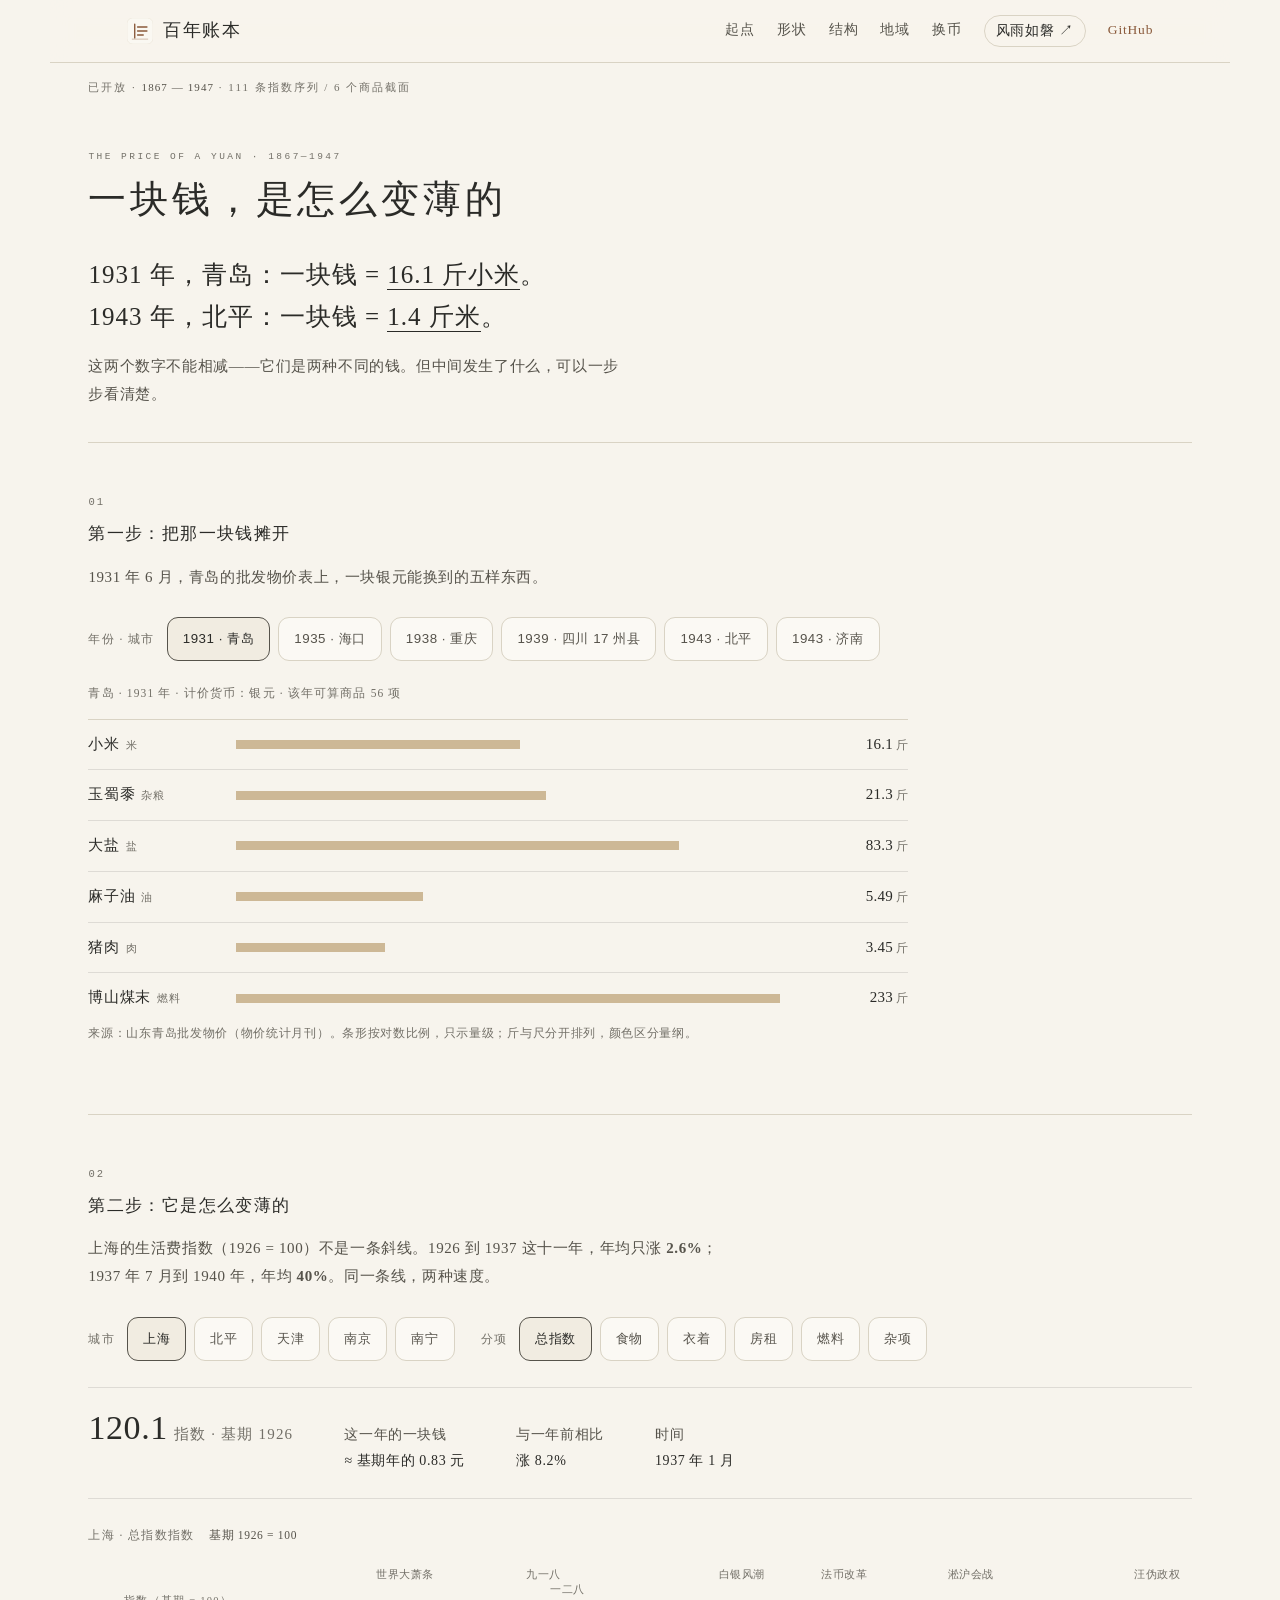
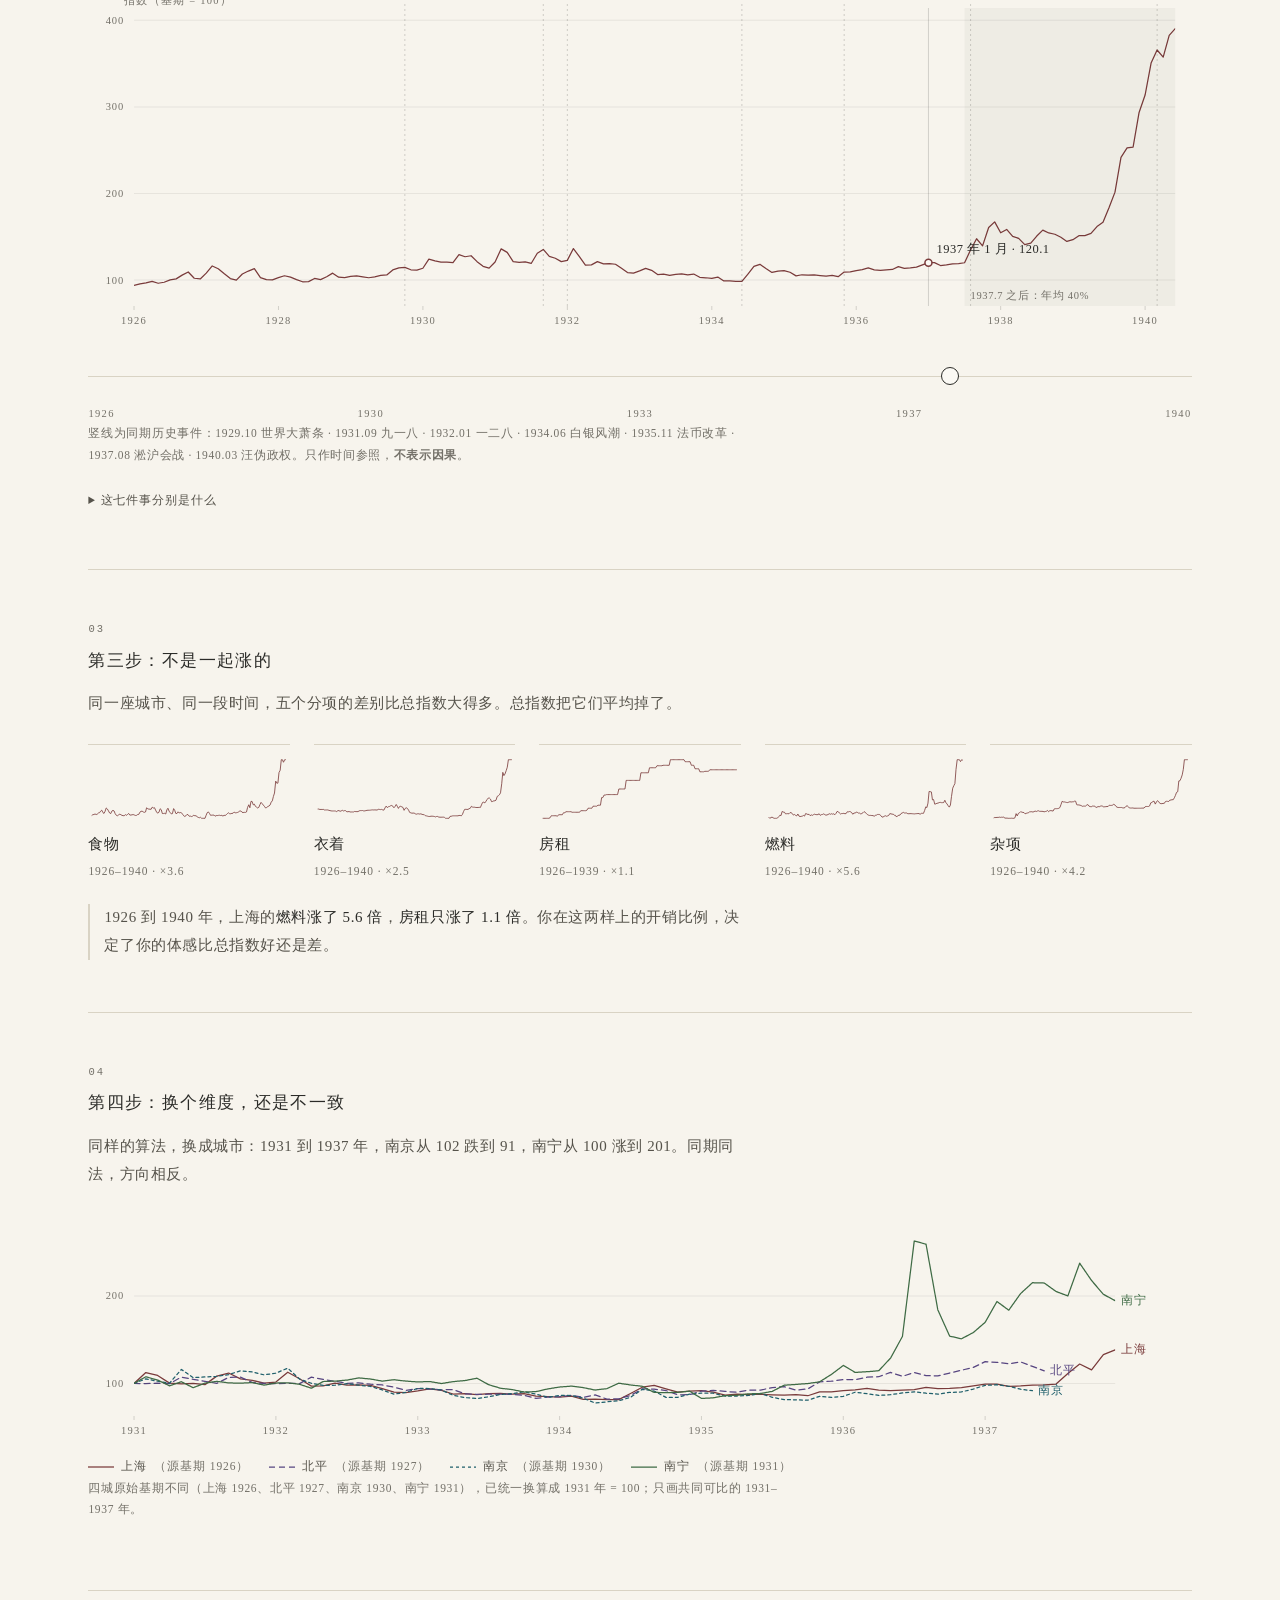
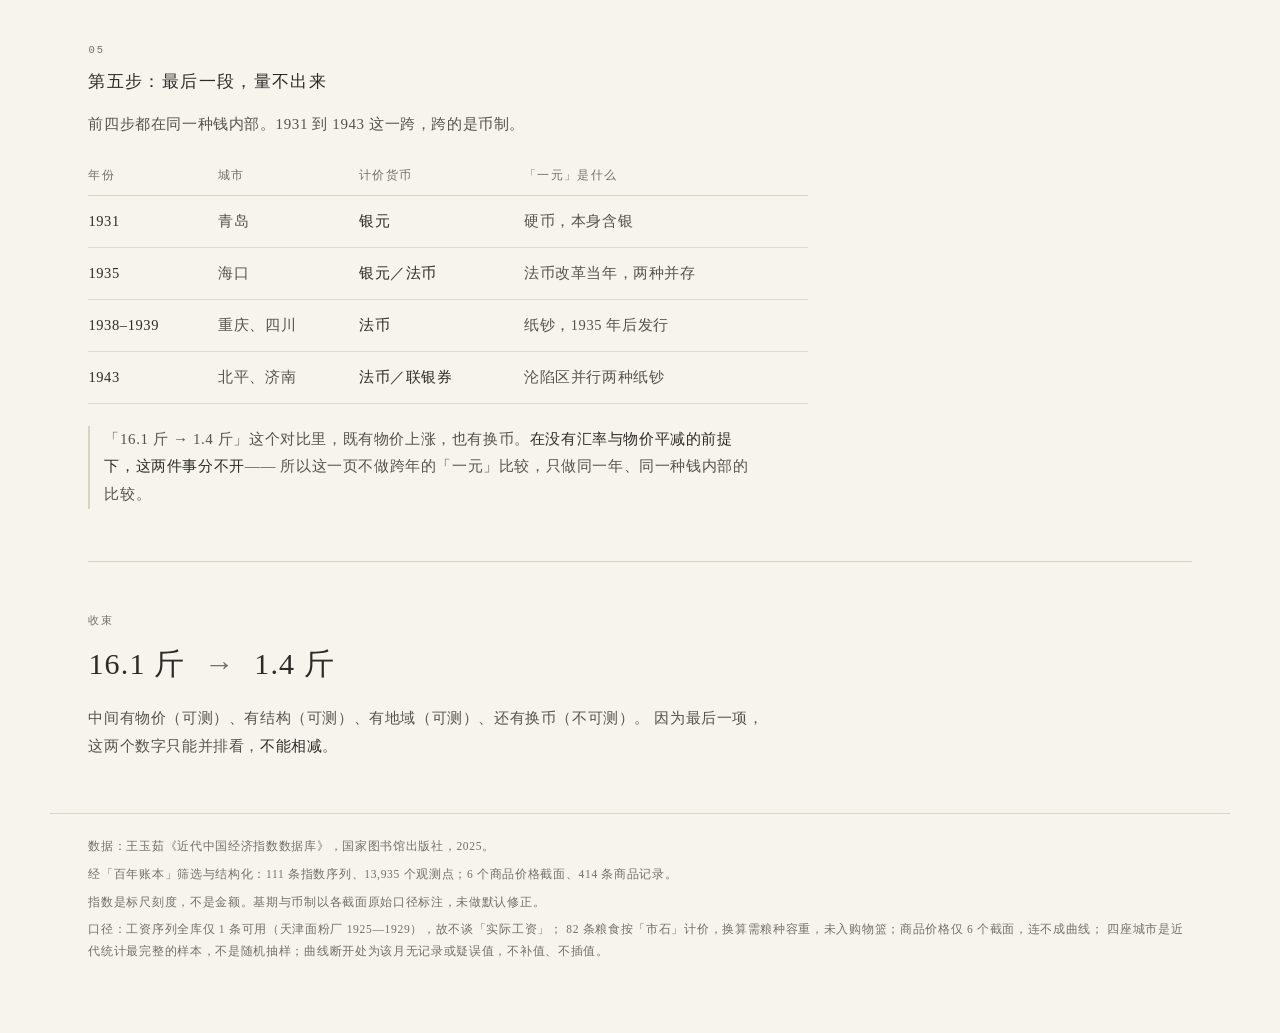
<file: index.html>
<!doctype html>
<html lang="zh-CN">
<head>
<meta charset="utf-8">
<meta name="viewport" content="width=device-width,initial-scale=1">
<title>百年账本 · 一块钱是怎么变薄的</title>
<meta name="description" content="1931 年青岛的一块银元能买 16.1 斤小米；1943 年北平的一元法币只能买 1.4 斤米。这两个数字为什么不能相减。">
<meta property="og:type" content="website">
<meta property="og:title" content="百年账本 · 一块钱是怎么变薄的">
<meta property="og:description" content="1931 年青岛的一块银元能买 16.1 斤小米；1943 年北平的一元法币只能买 1.4 斤米。这两个数字为什么不能相减。">
<meta property="og:url" content="https://airdiode.github.io/ledger/">
<link rel="icon" href="assets/mark.svg" type="image/svg+xml">
<link rel="stylesheet" href="assets/base.css">
<link rel="stylesheet" href="assets/story.css">
</head>
<body>
<header class="site-header">
  <div class="wrap">
    <a class="brand" href="./">
      <img src="assets/mark.svg" alt="" width="26" height="26">
      <span>百年账本</span>
    </a>
    <nav>
      <a href="#basket">起点</a>
      <a href="#time">形状</a>
      <a href="#structure">结构</a>
      <a href="#cities">地域</a>
      <a href="#currency">换币</a>
      <a class="pill" href="https://airdiode.github.io/Fengyu/" target="_blank" rel="noreferrer">风雨如磐 ↗</a>
      <a class="gh" href="https://github.com/airdiode/ledger">GitHub</a>
    </nav>
  </div>
</header>
<p class="status">已开放 · <b>1867 — 1947</b> · 111 条指数序列 / 6 个商品截面</p>

<header class="masthead">
  <p class="eyebrow">THE PRICE OF A YUAN · 1867—1947</p>
  <h1>一块钱，是怎么变薄的</h1>

  <p class="opening">
    1931 年，青岛：一块钱 = <b>16.1 斤小米</b>。<br>
    1943 年，北平：一块钱 = <b>1.4 斤米</b>。
  </p>
  <p class="opening-note">
    这两个数字不能相减——它们是两种不同的钱。但中间发生了什么，可以一步步看清楚。
  </p>
</header>

<main>

  <section id="basket" aria-labelledby="b1">
    <p class="beat">01</p>
    <h2 id="b1">第一步：把那一块钱摊开</h2>
    <p class="lead">1931 年 6 月，青岛的批发物价表上，一块银元能换到的五样东西。</p>

    <div class="chipgroup">
      <span class="chipgroup-label">年份 · 城市</span>
      <div id="baskets" class="chips"></div>
    </div>
    <p class="basket-meta" id="basket-meta"></p>
    <div class="basket-list" id="basket-list"></div>
    <p class="trace-note" id="basket-note"></p>
  </section>

  <section id="time" aria-labelledby="b2">
    <p class="beat">02</p>
    <h2 id="b2">第二步：它是怎么变薄的</h2>
    <p class="lead">上海的生活费指数（1926 = 100）不是一条斜线。1926 到 1937 这十一年，年均只涨 <b>2.6%</b>；1937 年 7 月到 1940 年，年均 <b>40%</b>。同一条线，两种速度。</p>

    <div class="controls">
      <div class="chipgroup" role="group" aria-label="选择城市">
        <span class="chipgroup-label">城市</span>
        <div id="cities" class="chips"></div>
      </div>
      <div class="chipgroup" role="group" aria-label="选择分项">
        <span class="chipgroup-label">分项</span>
        <div id="groups" class="chips"></div>
      </div>
    </div>

    <div class="readout" id="readout" aria-live="polite"></div>

    <figure class="figure">
      <figcaption>
        <span id="chart-title">生活费总指数</span>
        <span class="base-note" id="base-note"></span>
      </figcaption>
      <div id="hero" class="chart" role="img" aria-labelledby="hero-title"></div>
      <div class="yearbar">
        <label for="year" class="sr">年份</label>
        <input type="range" id="year" min="1926" max="1940" step="1" value="1937">
        <div class="yearticks" id="yearticks" aria-hidden="true"></div>
      </div>
      <p class="trace-note outlier-note" id="outlier-note" hidden></p>
      <p class="trace-note" id="event-note">
        竖线为同期历史事件：1929.10 世界大萧条 · 1931.09 九一八 · 1932.01 一二八 · 1934.06 白银风潮 ·
        1935.11 法币改革 · 1937.08 淞沪会战 · 1940.03 汪伪政权。只作时间参照，<b>不表示因果</b>。
      </p>
      <details class="events-more">
        <summary>这七件事分别是什么</summary>
        <ul id="event-detail"></ul>
      </details>
    </figure>
  </section>

  <section id="structure" aria-labelledby="b3">
    <p class="beat">03</p>
    <h2 id="b3">第三步：不是一起涨的</h2>
    <p class="lead">同一座城市、同一段时间，五个分项的差别比总指数大得多。总指数把它们平均掉了。</p>
    <div id="multiples" class="multiples"></div>
    <p class="anchor">1926 到 1940 年，上海的<b>燃料涨了 5.6 倍</b>，<b>房租只涨了 1.1 倍</b>。你在这两样上的开销比例，决定了你的体感比总指数好还是差。</p>
  </section>

  <section id="cities" aria-labelledby="b4">
    <p class="beat">04</p>
    <h2 id="b4">第四步：换个维度，还是不一致</h2>
    <p class="lead">同样的算法，换成城市：1931 到 1937 年，南京从 102 跌到 91，南宁从 100 涨到 201。同期同法，方向相反。</p>
    <div id="compare" class="chart chart-compact" role="img" aria-labelledby="b4"></div>
    <ul class="legend" id="cmp-legend"></ul>
    <p class="trace-note">四城原始基期不同（上海 1926、北平 1927、南京 1930、南宁 1931），已统一换算成 1931 年 = 100；只画共同可比的 1931–1937 年。</p>
  </section>

  <section id="currency" aria-labelledby="b5">
    <p class="beat">05</p>
    <h2 id="b5">第五步：最后一段，量不出来</h2>
    <p class="lead">前四步都在同一种钱内部。1931 到 1943 这一跨，跨的是币制。</p>

    <table class="cur">
      <caption class="sr">各年份计价货币对照</caption>
      <thead>
        <tr><th scope="col">年份</th><th scope="col">城市</th><th scope="col">计价货币</th><th scope="col">「一元」是什么</th></tr>
      </thead>
      <tbody>
        <tr><td>1931</td><td>青岛</td><td>银元</td><td>硬币，本身含银</td></tr>
        <tr><td>1935</td><td>海口</td><td>银元／法币</td><td>法币改革当年，两种并存</td></tr>
        <tr><td>1938–1939</td><td>重庆、四川</td><td>法币</td><td>纸钞，1935 年后发行</td></tr>
        <tr><td>1943</td><td>北平、济南</td><td>法币／联银券</td><td>沦陷区并行两种纸钞</td></tr>
      </tbody>
    </table>

    <p class="anchor">
      「16.1 斤 → 1.4 斤」这个对比里，既有物价上涨，也有换币。<b>在没有汇率与物价平减的前提下，这两件事分不开</b>——
      所以这一页不做跨年的「一元」比较，只做同一年、同一种钱内部的比较。
    </p>
  </section>

  <section id="close" aria-labelledby="bc">
    <p class="beat">收束</p>
    <div class="closing">
      <p class="cnum">16.1 斤 <span>→</span> 1.4 斤</p>
      <p class="ctext">
        中间有物价（可测）、有结构（可测）、有地域（可测）、还有换币（不可测）。
        因为最后一项，这两个数字只能并排看，<b>不能相减</b>。
      </p>
    </div>
  </section>

</main>

<footer class="colophon">
  <p>数据：王玉茹《近代中国经济指数数据库》，国家图书馆出版社，2025。</p>
  <p>经「百年账本」筛选与结构化：111 条指数序列、13,935 个观测点；6 个商品价格截面、414 条商品记录。</p>
  <p class="muted">指数是标尺刻度，不是金额。基期与币制以各截面原始口径标注，未做默认修正。</p>
  <p class="muted">
    口径：工资序列全库仅 1 条可用（天津面粉厂 1925—1929），故不谈「实际工资」；
    82 条粮食按「市石」计价，换算需粮种容重，未入购物篮；商品价格仅 6 个截面，连不成曲线；
    四座城市是近代统计最完整的样本，不是随机抽样；曲线断开处为该月无记录或疑误值，不补值、不插值。
  </p>
</footer>

<script src="data/series.js"></script>
<script src="data/basket.js"></script>
<script src="data/events.js"></script>
<script src="assets/story.js"></script>
</body>
</html>
</file>
<file: assets/base.css>
/* 百年账本 · 共用外壳（页头）
   形制参照「风雨如磐」顶部：左侧标记 + 站名，右侧导航，底部一条细线。
   本文件不含 :root 变量，直接引用各页已定义的 --paper / --ink / --rule 等。 */

.site-header{
  position:sticky; top:0; z-index:50;
  background:color-mix(in srgb, var(--paper) 88%, transparent);
  backdrop-filter:saturate(180%) blur(12px);
  border-bottom:1px solid var(--rumor, var(--rule));
}
@supports not (backdrop-filter: blur(1px)){
  .site-header{background:var(--paper)}
}

.site-header .wrap{
  display:flex; align-items:center; justify-content:space-between;
  height:62px; max-width:1180px; margin:0 auto;
  padding:0 clamp(16px,3vw,48px);
}

.brand{
  display:flex; align-items:center; gap:10px;
  font-size:18px; letter-spacing:.1em; color:var(--ink);
  text-decoration:none;
}
.brand img{display:block; width:26px; height:26px}
.brand:hover{text-decoration:none}

.site-header nav{display:flex;align-items:center;gap:22px;font-size:13.5px}
.site-header nav a{
  color:var(--ink-soft); text-decoration:none; letter-spacing:.06em;
  border-bottom:1px solid transparent; padding-bottom:1px;
}
.site-header nav a:hover{color:var(--ink);border-bottom-color:var(--rule)}
.site-header nav a:focus-visible{outline:2px solid #1F6E78;outline-offset:3px}

/* 「风雨如磐」是配套主站，做成胶囊，与其余链接区分 */
.site-header nav a.pill{
  color:var(--ink); border:1px solid var(--rule); border-radius:999px;
  padding:3px 11px; white-space:nowrap;
}
.site-header nav a.pill:hover{border-color:var(--ink-faint);border-bottom-color:var(--ink-faint)}

.site-header nav a.gh{color:#8a5a3b}
.site-header nav a.gh:hover{color:#6d452c;border-bottom-color:#c9b79c}

/* 首屏状态行：与主站「已开放 · 1840 – 1949」对应 */
.status{
  max-width:1180px; margin:0 auto;
  padding:14px clamp(16px,3vw,48px) 0;
  font-size:11px; letter-spacing:.18em; color:var(--ink-faint);
  text-transform:uppercase;
}
.status b{font-weight:400;color:var(--ink-soft);letter-spacing:.1em}

/* 页内锚点：粘性页头会盖住标题，留出滚动余量 */
@supports (scroll-margin-top: 1px){
  section[id]{scroll-margin-top:76px}
}
html{scroll-behavior:smooth}
@media (prefers-reduced-motion:reduce){
  html{scroll-behavior:auto}
}

@media (max-width:640px){
  .site-header .wrap{height:54px}
  /* 窄屏只留胶囊入口，栏目锚点收起（同主站做法） */
  .site-header nav a[href^="#"]{display:none}
  .brand{font-size:16px;gap:8px}
  .brand img{width:22px;height:22px}
  .site-header nav{gap:12px;font-size:12.5px}
  .site-header nav a.gh{display:none}
  .status{padding-top:12px;font-size:10px}
}
</file>
<file: assets/story.css>
/* 百年账本 · 产品原型 v0.1
   约束：纸底、宋体、无阴影、无渐变、无纯白；线宽 1.25；基期随处可见。 */

:root{
  --paper:#F7F4ED; --paper-2:#F1ECE1; --paper-3:#FBF9F4;
  --ink:#2B2B28; --ink-soft:#56534B; --ink-faint:#737068;
  --rule:#D9D3C4; --hair:rgba(43,43,40,.12);
  --sh:#7A3B3B; --bj:#574581; --nn:#3F6B45; --nj:#1F5F6B;
  --accent:#AC8750;
}

*{box-sizing:border-box}
html{-webkit-text-size-adjust:100%}
body{
  margin:0; background:var(--paper); color:var(--ink);
  font:15px/1.85 "Songti SC","Source Han Serif SC","Noto Serif CJK SC",serif;
  letter-spacing:.04em;
}
.wrap,main,header,footer{max-width:1180px;margin:0 auto;padding-left:clamp(16px,3vw,48px);padding-right:clamp(16px,3vw,48px)}

/* ---------- 页眉 ---------- */
.masthead{padding-top:clamp(24px,4.4vw,52px);padding-bottom:clamp(20px,3.4vw,34px)}
.eyebrow{
  font:9.5px/1.6 ui-monospace,SFMono-Regular,Menlo,monospace;
  letter-spacing:.26em; text-transform:uppercase; color:var(--ink-faint); margin:0 0 10px;
}
h1{font-size:clamp(26px,4vw,38px);letter-spacing:.1em;font-weight:400;margin:0;line-height:1.3}
.subtitle{font-size:15px;color:var(--ink-soft);margin:12px 0 0;letter-spacing:.04em}
.opening{
  font-size:clamp(19px,2.6vw,25px);line-height:1.7;color:var(--ink);
  margin:30px 0 0;letter-spacing:.04em;max-width:30em;
}
.opening b{font-weight:400;border-bottom:1px solid var(--ink);padding-bottom:1px}
.opening-note{
  font-size:15px;color:var(--ink-soft);margin:14px 0 0;max-width:36em;
}
.opening-note b{font-weight:400;color:var(--ink)}

.beat{
  font:10.5px/1.4 ui-monospace,SFMono-Regular,Menlo,monospace;letter-spacing:.2em;
  color:var(--ink-faint);margin:0 0 8px;
}
.anchor{
  margin:22px 0 0;font-size:15px;color:var(--ink-soft);max-width:44em;
  border-left:2px solid var(--rule);padding-left:14px;
}
.anchor b{font-weight:400;color:var(--ink)}

/* ---------- 区块 ---------- */
section{padding:clamp(30px,4.4vw,52px) 0;border-top:1px solid var(--rule)}
h2{font-size:17px;font-weight:400;letter-spacing:.08em;margin:0 0 14px}
.lead{margin:0 0 26px;color:var(--ink-soft);max-width:44em;font-size:15px}

/* ---------- 控制 ---------- */
.controls{display:flex;gap:26px;flex-wrap:wrap;margin:0 0 26px}
.chipgroup{display:flex;align-items:baseline;gap:12px}
.chipgroup-label{font-size:11.5px;letter-spacing:.12em;color:var(--ink-faint)}
.chips{display:flex;gap:8px;flex-wrap:wrap;min-width:0}
.chips button{
  font:15px/1.4 inherit; padding:9px 15px; min-height:44px; cursor:pointer;
  background:var(--paper-3); color:var(--ink-soft);
  border:1px solid var(--rule); border-radius:11px; letter-spacing:.04em;
  transition:opacity .3s, border-color .3s, color .3s;
}
.chips button:hover{color:var(--ink);border-color:var(--ink-faint)}
.chips button[aria-pressed="true"]{color:var(--ink);border-color:var(--ink-soft);background:var(--paper-2)}
.chips button:disabled{opacity:.35;cursor:not-allowed;text-decoration:line-through}
.chips button:focus-visible{outline:2px solid var(--focus,#1F6E78);outline-offset:2px}

/* ---------- 读数 ---------- */
.readout{
  display:flex;gap:clamp(20px,4vw,52px);flex-wrap:wrap;align-items:baseline;
  padding:20px 0 24px;border-top:1px solid var(--hair);border-bottom:1px solid var(--hair);margin-bottom:26px;
}
.readout .big{font-size:34px;line-height:1.2;font-variant-numeric:tabular-nums;font-weight:400}
.readout .big small{font-size:15px;color:var(--ink-faint);letter-spacing:.08em;margin-left:6px}
.readout .fact{font-size:14px;color:var(--ink-soft)}
.readout .fact b{font-weight:400;color:var(--ink);font-variant-numeric:tabular-nums}
.readout .warn{color:#7A3B3B}

/* ---------- 图 ---------- */
.figure{margin:0}
.figure figcaption{
  display:flex;gap:14px;flex-wrap:wrap;align-items:baseline;
  font-size:11.5px;letter-spacing:.12em;color:var(--ink-faint);margin-bottom:10px;
}
.base-note{color:var(--ink-soft);letter-spacing:.06em}
.chart{position:relative;width:100%}
.chart svg{display:block;width:100%;height:auto;overflow:visible}
.chart-wide{margin-bottom:14px}
.chart-compact{margin-bottom:10px}

.yearbar{margin-top:18px;display:flex;flex-direction:column;gap:6px}
input[type=range]{
  -webkit-appearance:none;appearance:none;width:100%;height:44px;background:transparent;margin:0;cursor:pointer;
}
input[type=range]::-webkit-slider-runnable-track{height:1px;background:var(--rule)}
input[type=range]::-webkit-slider-thumb{
  -webkit-appearance:none;appearance:none;width:18px;height:18px;margin-top:-9px;border-radius:50%;
  background:var(--paper-3);border:1.25px solid var(--ink);
}
input[type=range]:focus-visible{outline:2px solid #1F6E78;outline-offset:4px}
.yearticks{display:flex;justify-content:space-between;font-size:10.5px;color:var(--ink-faint);
  letter-spacing:.13em;font-variant-numeric:tabular-nums}

.outlier-note[hidden]{display:none}
.outlier-note{color:#8C3B3B}
.outlier-note b{font-weight:400;color:var(--ink)}
.trace-note{font-size:11.5px;color:var(--ink-faint);letter-spacing:.06em;margin:0 0 18px;max-width:60em}

/* ---------- 事件清单 ---------- */
.events-more{margin:10px 0 0;font-size:12.5px;color:var(--ink-soft)}
.events-more summary{cursor:pointer;letter-spacing:.08em;color:var(--ink-soft);
  font-size:11.5px;padding:6px 0;min-height:32px}
.events-more summary:focus-visible{outline:2px solid #1F6E78;outline-offset:2px}
.events-more ul{list-style:none;margin:6px 0 0;padding:0;max-width:60em}
.events-more li{display:grid;grid-template-columns:72px 92px 1fr;gap:10px;
  padding:7px 0;border-top:1px solid var(--hair);font-size:13px;line-height:1.6}
.events-more .ed{font-variant-numeric:tabular-nums;color:var(--ink-faint);font-size:11.5px;letter-spacing:.06em}
.events-more .en{color:var(--ink)}
.events-more .et{color:var(--ink-soft)}

/* ---------- 图例 ---------- */
.legend{list-style:none;display:flex;gap:20px;flex-wrap:wrap;padding:0;margin:0 0 0 0;font-size:11.5px;letter-spacing:.08em;color:var(--ink-soft)}
.legend li{display:flex;align-items:center;gap:7px}
.legend svg{display:block;overflow:visible}

/* ---------- 小倍数 ---------- */
.multiples{display:grid;grid-template-columns:repeat(5,1fr);gap:26px 24px}
.cell{border-top:1px solid var(--rule);padding-top:8px}
.cell svg{display:block;width:100%;height:72px;overflow:visible}
.cell .t{font-size:15px;margin:6px 0 0;letter-spacing:.04em}
.cell .m{font-size:11.5px;color:var(--ink-faint);margin:2px 0 0;letter-spacing:.08em;font-variant-numeric:tabular-nums}
.cell.off{opacity:.4}

/* ---------- 购物篮 ---------- */
.basket-meta{font-size:11.5px;letter-spacing:.1em;color:var(--ink-faint);margin:22px 0 14px}
.basket-list{display:flex;flex-direction:column;gap:0;max-width:820px}
.brow{display:grid;grid-template-columns:132px 1fr 112px;grid-template-areas:"nm bar qt";
  gap:16px;align-items:center;padding:11px 0;border-top:1px solid var(--hair)}
.brow:first-child{border-top:1px solid var(--rule)}
.brow .nm{grid-area:nm;font-size:15px;letter-spacing:.04em}
.brow .barwrap{grid-area:bar}
.brow .qt{grid-area:qt}
.brow .nm i{font-style:normal;font-size:10.5px;color:var(--ink-faint);letter-spacing:.1em;margin-left:6px}
.brow .barwrap{height:9px;position:relative}
.brow .bar{height:9px;background:var(--accent);opacity:.55;min-width:2px}
.brow .qt{text-align:right;font-size:15px;font-variant-numeric:tabular-nums;letter-spacing:.02em}
.brow .qt small{font-size:11.5px;color:var(--ink-faint);margin-left:3px}

/* ---------- 币制表 ---------- */
.cur{border-collapse:collapse;width:100%;max-width:720px;font-size:14.5px;margin:0 0 4px}
.cur th{text-align:left;font-weight:400;font-size:11.5px;letter-spacing:.12em;color:var(--ink-faint);
  padding:0 14px 9px 0;border-bottom:1px solid var(--rule)}
.cur td{padding:12px 14px 12px 0;border-bottom:1px solid var(--hair);color:var(--ink-soft)}
.cur td:first-child{color:var(--ink);font-variant-numeric:tabular-nums;white-space:nowrap}
.cur td:nth-child(3){color:var(--ink)}

/* ---------- 说明 ---------- */
.limits-list{margin:0;padding-left:20px;max-width:52em;color:var(--ink-soft)}
.limits-list li{margin-bottom:12px}
.limits-list b{font-weight:400;color:var(--ink)}
.notes ul{margin:0;padding-left:20px;max-width:52em;color:var(--ink-soft)}
.notes li{margin-bottom:12px}
.notes b{font-weight:400;color:var(--ink)}

/* ---------- 收束 ---------- */
.closing{margin:0;padding-top:0;border-top:none;max-width:46em}
.closing .cnum{font-size:clamp(22px,3.2vw,30px);letter-spacing:.04em;margin:0 0 12px;
  font-variant-numeric:tabular-nums}
.closing .cnum span{color:var(--ink-faint);margin:0 10px}
.closing .ctext{margin:0;font-size:15px;line-height:1.9;color:var(--ink-soft)}
.closing .ctext b{font-weight:400;color:var(--ink)}

/* ---------- 页脚 ---------- */
.colophon{border-top:1px solid var(--rule);padding-top:22px;padding-bottom:64px;font-size:11.5px;
  line-height:1.9;letter-spacing:.06em;color:var(--ink-faint)}
.colophon p{margin:0 0 6px}
.muted{color:var(--ink-faint)}

/* ---------- 提示气泡 ---------- */
.tip{
  position:absolute;pointer-events:none;z-index:3;
  background:var(--paper-3);border:1px solid var(--rule);
  padding:10px 12px;font-size:12.5px;line-height:1.7;color:var(--ink-soft);
  max-width:240px;letter-spacing:.03em;
}
.tip b{color:var(--ink);font-weight:400;font-variant-numeric:tabular-nums}

.sr{position:absolute;width:1px;height:1px;overflow:hidden;clip:rect(0 0 0 0);white-space:nowrap}

/* ---------- 响应式 ---------- */
@media (max-width:1080px){
  .multiples{grid-template-columns:repeat(3,1fr)}
}
@media (max-width:720px){
  .multiples{grid-template-columns:repeat(2,1fr)}
  .brow{grid-template-columns:1fr auto;grid-template-areas:"nm qt" "bar bar";
    gap:6px 12px;align-items:center;padding:12px 0}
  .brow .nm{font-size:15px}
  .brow .qt{font-size:15px}
  .readout{flex-direction:column;gap:10px;align-items:flex-start}
  .readout .big{font-size:26px}
  .controls{flex-direction:column;gap:14px}
  .chipgroup{flex-direction:column;align-items:stretch;gap:8px;width:100%;min-width:0}
  .chips button{padding:8px 12px;font-size:14px}
  .figure figcaption{flex-direction:column;gap:4px}
  h1{letter-spacing:.08em}
}
@media (prefers-reduced-motion:reduce){
  *{transition:none!important;animation:none!important}
}
</file>
